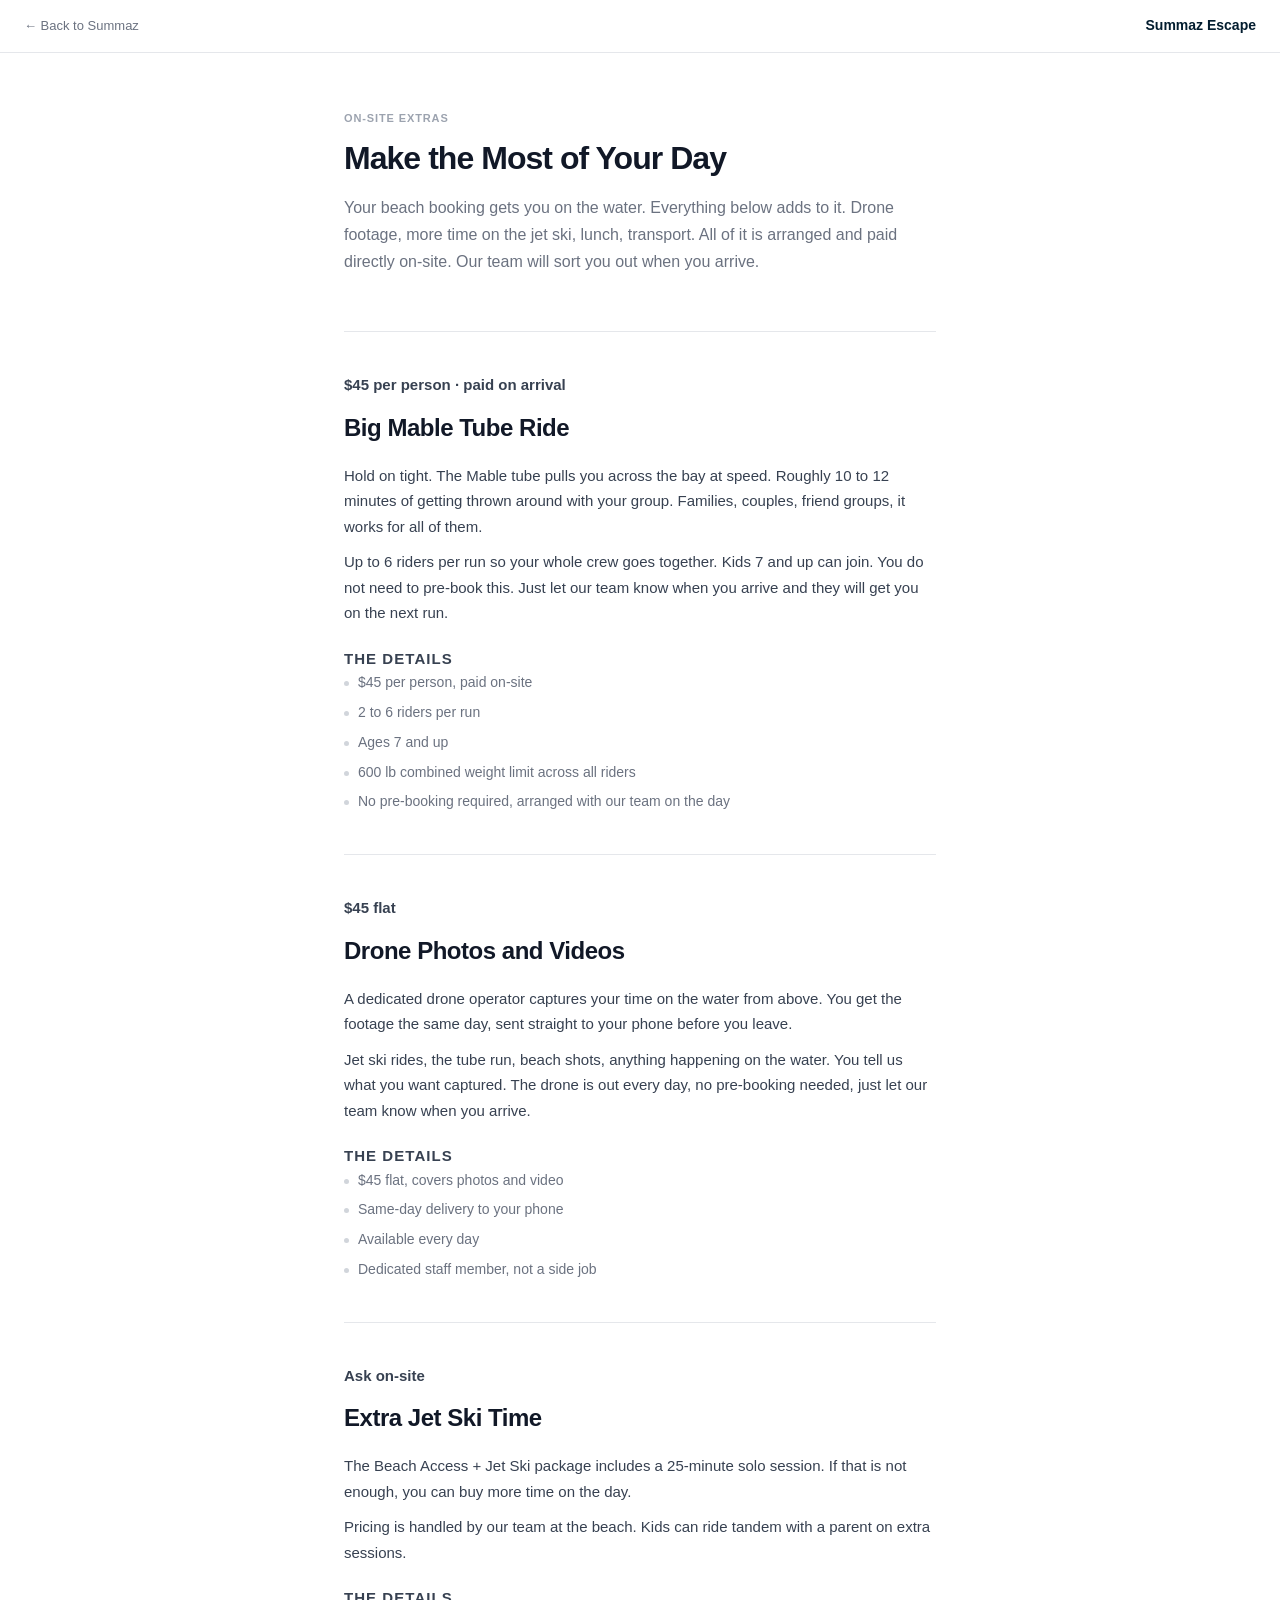
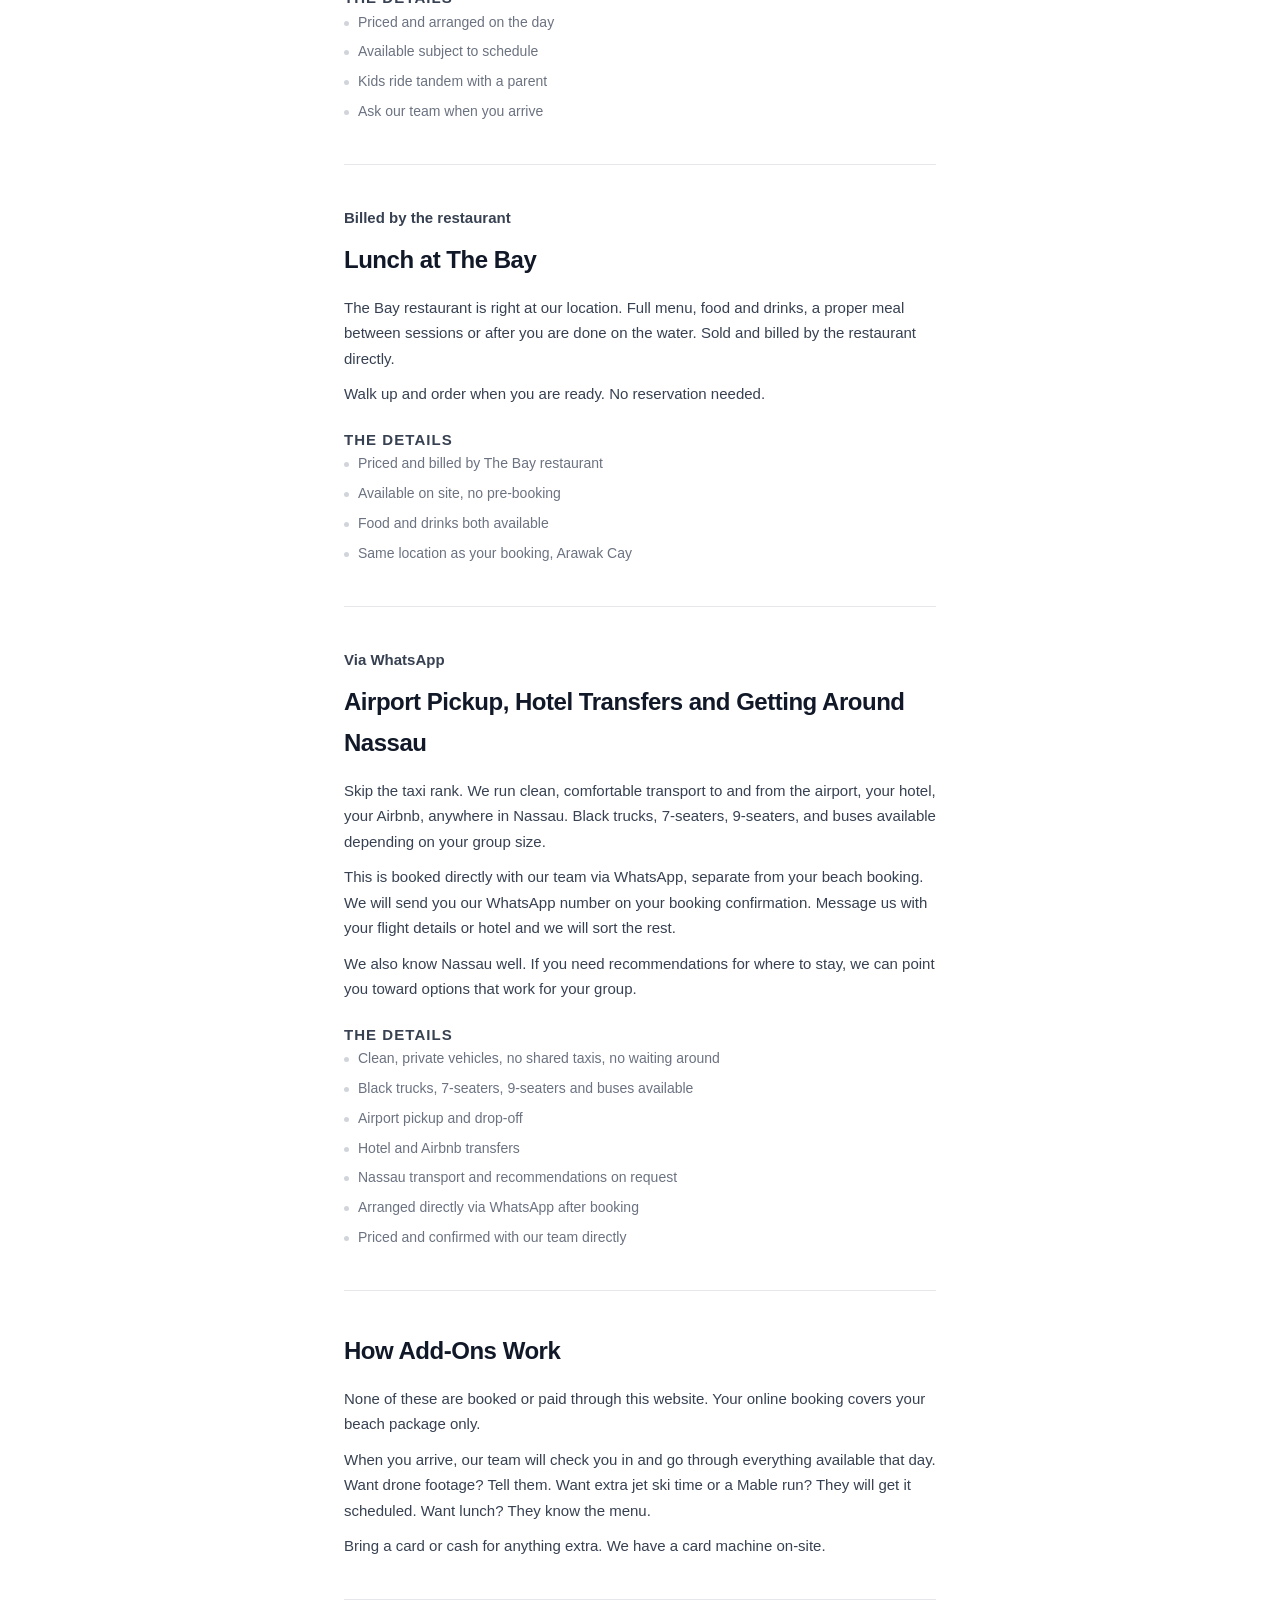
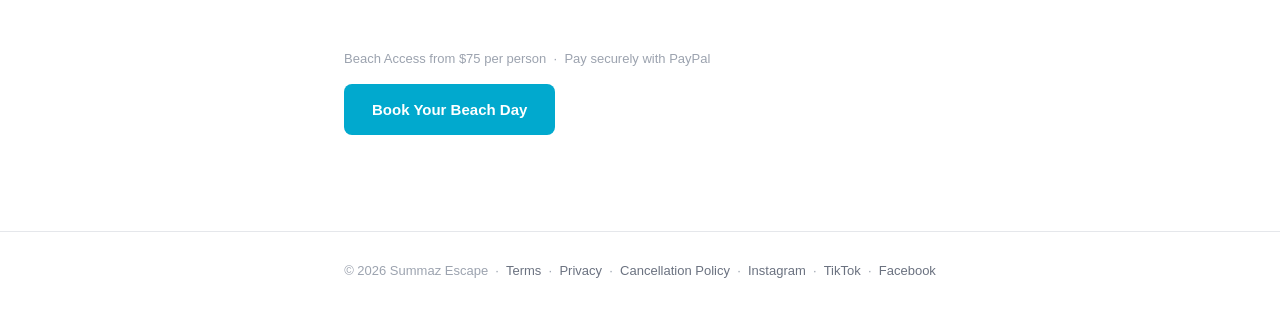
<file: addons.html>
<!DOCTYPE html>
<html lang="en">
<head>
  <meta charset="UTF-8">
  <meta name="viewport" content="width=device-width, initial-scale=1.0">
  <link rel="icon" href="https://res.cloudinary.com/dko76z0df/image/upload/v1782304824/summaz/logo.png">
  <link rel="apple-touch-icon" href="https://res.cloudinary.com/dko76z0df/image/upload/v1782304824/summaz/logo.png">
  <title>Add-Ons - Summaz Escape</title>
  <style>
    *, *::before, *::after { box-sizing: border-box; margin: 0; padding: 0; }
    body { font-family: -apple-system, BlinkMacSystemFont, 'Segoe UI', sans-serif; background: #fff; color: #111827; line-height: 1.7; font-size: 16px; }
    a { color: #01A9CE; text-decoration: none; }
    a:hover { text-decoration: underline; }

    .topbar {
      border-bottom: 1px solid #E5E7EB;
      padding: 14px 24px;
      display: flex;
      align-items: center;
      justify-content: space-between;
    }
    .topbar__back { font-size: 13px; color: #6B7280; }
    .topbar__back:hover { color: #111827; text-decoration: none; }
    .topbar__brand { font-size: 14px; font-weight: 700; color: #031D2F; }

    .page { max-width: 640px; margin: 0 auto; padding: 56px 24px 96px; }

    .page__label { font-size: 11px; font-weight: 700; letter-spacing: .08em; text-transform: uppercase; color: #9CA3AF; margin-bottom: 12px; }
    .page__title { font-size: 32px; font-weight: 800; color: #111827; letter-spacing: -.03em; line-height: 1.2; margin-bottom: 16px; }
    .page__intro { font-size: 16px; color: #6B7280; margin-bottom: 56px; }

    .addon { padding: 40px 0; border-top: 1px solid #E5E7EB; }
    .addon__price { font-size: 14px; font-weight: 600; color: #6B7280; margin-bottom: 6px; }
    .addon__title { font-size: 24px; font-weight: 800; color: #111827; letter-spacing: -.02em; margin-bottom: 14px; }
    .addon p { font-size: 15px; color: #374151; margin-bottom: 10px; }
    .addon p:last-of-type { margin-bottom: 0; }

    .details { margin-top: 20px; }
    .details__label { font-size: 11px; font-weight: 700; letter-spacing: .07em; text-transform: uppercase; color: #9CA3AF; margin-bottom: 10px; }
    .details ul { list-style: none; display: flex; flex-direction: column; gap: 6px; }
    .details ul li { font-size: 14px; color: #6B7280; padding-left: 14px; position: relative; }
    .details ul li::before { content: ''; position: absolute; left: 0; top: 10px; width: 5px; height: 5px; border-radius: 50%; background: #D1D5DB; }

    .how { padding: 40px 0; border-top: 1px solid #E5E7EB; }
    .how__title { font-size: 24px; font-weight: 800; color: #111827; letter-spacing: -.02em; margin-bottom: 14px; }
    .how p { font-size: 15px; color: #374151; margin-bottom: 10px; }
    .how p:last-child { margin-bottom: 0; }

    .cta { padding-top: 48px; border-top: 1px solid #E5E7EB; }
    .cta__sub { font-size: 13px; color: #9CA3AF; margin-bottom: 14px; }
    .btn { display: inline-block; background: #01A9CE; color: #fff; font-size: 15px; font-weight: 700; padding: 13px 28px; border-radius: 8px; text-decoration: none; }
    .btn:hover { background: #0190b0; text-decoration: none; }

    .footer { border-top: 1px solid #E5E7EB; padding: 28px 24px; text-align: center; font-size: 13px; color: #9CA3AF; }
    .footer a { color: #6B7280; }
  </style>
</head>
<body>

  <div class="topbar">
    <a href="/" class="topbar__back">← Back to Summaz</a>
    <span class="topbar__brand">Summaz Escape</span>
  </div>

  <div class="page">
    <p class="page__label">On-site extras</p>
    <h1 class="page__title">Make the Most of Your Day</h1>
    <p class="page__intro">Your beach booking gets you on the water. Everything below adds to it. Drone footage, more time on the jet ski, lunch, transport. All of it is arranged and paid directly on-site. Our team will sort you out when you arrive.</p>

    <div class="addon">
      <p class="addon__price">$45 per person · paid on arrival</p>
      <h2 class="addon__title">Big Mable Tube Ride</h2>
      <p>Hold on tight. The Mable tube pulls you across the bay at speed. Roughly 10 to 12 minutes of getting thrown around with your group. Families, couples, friend groups, it works for all of them.</p>
      <p>Up to 6 riders per run so your whole crew goes together. Kids 7 and up can join. You do not need to pre-book this. Just let our team know when you arrive and they will get you on the next run.</p>
      <div class="details">
        <p class="details__label">The details</p>
        <ul>
          <li>$45 per person, paid on-site</li>
          <li>2 to 6 riders per run</li>
          <li>Ages 7 and up</li>
          <li>600 lb combined weight limit across all riders</li>
          <li>No pre-booking required, arranged with our team on the day</li>
        </ul>
      </div>
    </div>

    <div class="addon">
      <p class="addon__price">$45 flat</p>
      <h2 class="addon__title">Drone Photos and Videos</h2>
      <p>A dedicated drone operator captures your time on the water from above. You get the footage the same day, sent straight to your phone before you leave.</p>
      <p>Jet ski rides, the tube run, beach shots, anything happening on the water. You tell us what you want captured. The drone is out every day, no pre-booking needed, just let our team know when you arrive.</p>
      <div class="details">
        <p class="details__label">The details</p>
        <ul>
          <li>$45 flat, covers photos and video</li>
          <li>Same-day delivery to your phone</li>
          <li>Available every day</li>
          <li>Dedicated staff member, not a side job</li>
        </ul>
      </div>
    </div>

    <div class="addon">
      <p class="addon__price">Ask on-site</p>
      <h2 class="addon__title">Extra Jet Ski Time</h2>
      <p>The Beach Access + Jet Ski package includes a 25-minute solo session. If that is not enough, you can buy more time on the day.</p>
      <p>Pricing is handled by our team at the beach. Kids can ride tandem with a parent on extra sessions.</p>
      <div class="details">
        <p class="details__label">The details</p>
        <ul>
          <li>Priced and arranged on the day</li>
          <li>Available subject to schedule</li>
          <li>Kids ride tandem with a parent</li>
          <li>Ask our team when you arrive</li>
        </ul>
      </div>
    </div>

    <div class="addon">
      <p class="addon__price">Billed by the restaurant</p>
      <h2 class="addon__title">Lunch at The Bay</h2>
      <p>The Bay restaurant is right at our location. Full menu, food and drinks, a proper meal between sessions or after you are done on the water. Sold and billed by the restaurant directly.</p>
      <p>Walk up and order when you are ready. No reservation needed.</p>
      <div class="details">
        <p class="details__label">The details</p>
        <ul>
          <li>Priced and billed by The Bay restaurant</li>
          <li>Available on site, no pre-booking</li>
          <li>Food and drinks both available</li>
          <li>Same location as your booking, Arawak Cay</li>
        </ul>
      </div>
    </div>

    <div class="addon">
      <p class="addon__price">Via WhatsApp</p>
      <h2 class="addon__title">Airport Pickup, Hotel Transfers and Getting Around Nassau</h2>
      <p>Skip the taxi rank. We run clean, comfortable transport to and from the airport, your hotel, your Airbnb, anywhere in Nassau. Black trucks, 7-seaters, 9-seaters, and buses available depending on your group size.</p>
      <p>This is booked directly with our team via WhatsApp, separate from your beach booking. We will send you our WhatsApp number on your booking confirmation. Message us with your flight details or hotel and we will sort the rest.</p>
      <p>We also know Nassau well. If you need recommendations for where to stay, we can point you toward options that work for your group.</p>
      <div class="details">
        <p class="details__label">The details</p>
        <ul>
          <li>Clean, private vehicles, no shared taxis, no waiting around</li>
          <li>Black trucks, 7-seaters, 9-seaters and buses available</li>
          <li>Airport pickup and drop-off</li>
          <li>Hotel and Airbnb transfers</li>
          <li>Nassau transport and recommendations on request</li>
          <li>Arranged directly via WhatsApp after booking</li>
          <li>Priced and confirmed with our team directly</li>
        </ul>
      </div>
    </div>

    <div class="how">
      <h2 class="how__title">How Add-Ons Work</h2>
      <p>None of these are booked or paid through this website. Your online booking covers your beach package only.</p>
      <p>When you arrive, our team will check you in and go through everything available that day. Want drone footage? Tell them. Want extra jet ski time or a Mable run? They will get it scheduled. Want lunch? They know the menu.</p>
      <p>Bring a card or cash for anything extra. We have a card machine on-site.</p>
    </div>

    <div class="cta">
      <p class="cta__sub">Beach Access from $75 per person &nbsp;&middot;&nbsp; Pay securely with PayPal</p>
      <a href="/" class="btn">Book Your Beach Day</a>
    </div>
  </div>

  <div class="footer">
    &copy; 2026 Summaz Escape &nbsp;&middot;&nbsp;
    <a href="terms-and-conditions.html">Terms</a> &nbsp;&middot;&nbsp;
    <a href="privacy-policy.html">Privacy</a> &nbsp;&middot;&nbsp;
    <a href="refunds-and-cancellation.html">Cancellation Policy</a> &nbsp;&middot;&nbsp;
    <a href="https://www.instagram.com/summaz_escape/" target="_blank" rel="noopener">Instagram</a> &nbsp;&middot;&nbsp;
    <a href="https://www.tiktok.com/@10summaz5" target="_blank" rel="noopener">TikTok</a> &nbsp;&middot;&nbsp;
    <a href="https://www.facebook.com/share/1Dr89qNhrU/" target="_blank" rel="noopener">Facebook</a>
  </div>

</body>
</html>
</file>
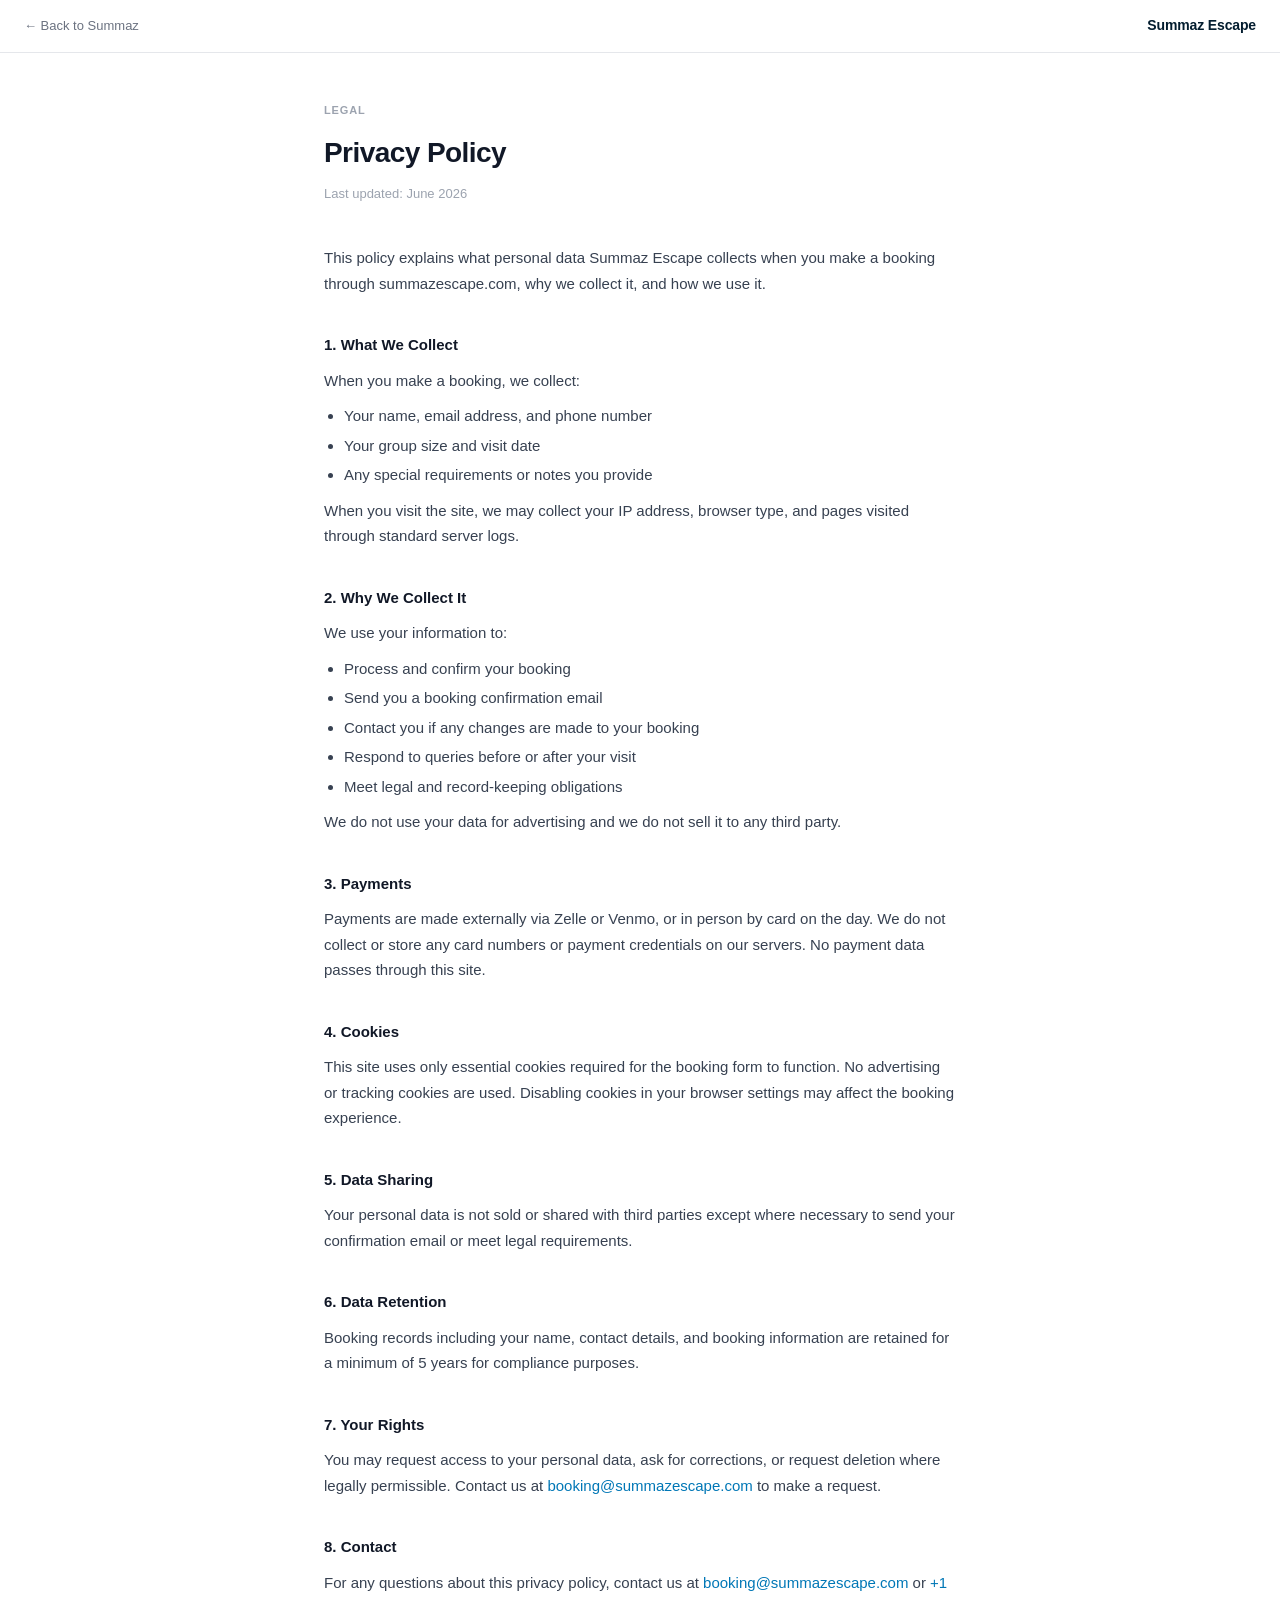
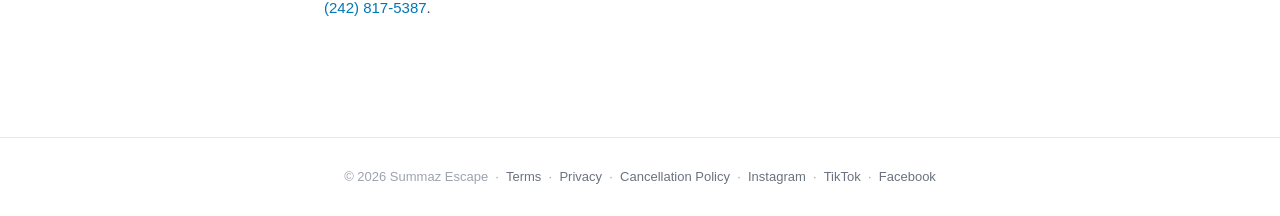
<file: privacy-policy.html>
<!DOCTYPE html>
<html lang="en">
<head>
  <meta charset="UTF-8">
  <meta name="viewport" content="width=device-width, initial-scale=1.0">
  <link rel="icon" href="https://res.cloudinary.com/dko76z0df/image/upload/v1782304824/summaz/logo.png">
  <link rel="apple-touch-icon" href="https://res.cloudinary.com/dko76z0df/image/upload/v1782304824/summaz/logo.png">
  <title>Privacy Policy — Summaz Escape</title>
  <style>
    *, *::before, *::after { box-sizing: border-box; margin: 0; padding: 0; }
    body { font-family: -apple-system, BlinkMacSystemFont, 'Segoe UI', sans-serif; background: #fff; color: #374151; line-height: 1.7; font-size: 15px; }
    a { color: #0077B6; text-decoration: none; }
    a:hover { text-decoration: underline; }

    .topbar {
      border-bottom: 1px solid #E5E7EB;
      padding: 14px 24px;
      display: flex;
      align-items: center;
      justify-content: space-between;
      gap: 16px;
    }
    .topbar__back { font-size: 13px; color: #6B7280; }
    .topbar__back:hover { color: #111827; text-decoration: none; }
    .topbar__brand { font-size: 14px; font-weight: 700; color: #031D2F; letter-spacing: -.01em; }

    .page { max-width: 680px; margin: 0 auto; padding: 48px 24px 80px; }
    .page__label { font-size: 11px; font-weight: 700; letter-spacing: .08em; text-transform: uppercase; color: #9CA3AF; margin-bottom: 10px; }
    .page__title { font-size: 28px; font-weight: 800; color: #111827; letter-spacing: -.02em; margin-bottom: 6px; }
    .page__updated { font-size: 13px; color: #9CA3AF; margin-bottom: 40px; }

    .section { margin-bottom: 36px; }
    .section h2 { font-size: 15px; font-weight: 700; color: #111827; margin-bottom: 10px; }
    .section p { margin-bottom: 10px; color: #374151; }
    .section p:last-child { margin-bottom: 0; }
    .section ul { padding-left: 20px; margin-bottom: 10px; }
    .section ul li { margin-bottom: 4px; }

    .footer { border-top: 1px solid #E5E7EB; padding: 28px 24px; text-align: center; font-size: 13px; color: #9CA3AF; }
    .footer a { color: #6B7280; }
  </style>
</head>
<body>

  <div class="topbar">
    <a href="/" class="topbar__back">← Back to Summaz</a>
    <span class="topbar__brand">Summaz Escape</span>
  </div>

  <div class="page">
    <p class="page__label">Legal</p>
    <h1 class="page__title">Privacy Policy</h1>
    <p class="page__updated">Last updated: June 2026</p>

    <div class="section">
      <p>This policy explains what personal data Summaz Escape collects when you make a booking through summazescape.com, why we collect it, and how we use it.</p>
    </div>

    <div class="section">
      <h2>1. What We Collect</h2>
      <p>When you make a booking, we collect:</p>
      <ul>
        <li>Your name, email address, and phone number</li>
        <li>Your group size and visit date</li>
        <li>Any special requirements or notes you provide</li>
      </ul>
      <p>When you visit the site, we may collect your IP address, browser type, and pages visited through standard server logs.</p>
    </div>

    <div class="section">
      <h2>2. Why We Collect It</h2>
      <p>We use your information to:</p>
      <ul>
        <li>Process and confirm your booking</li>
        <li>Send you a booking confirmation email</li>
        <li>Contact you if any changes are made to your booking</li>
        <li>Respond to queries before or after your visit</li>
        <li>Meet legal and record-keeping obligations</li>
      </ul>
      <p>We do not use your data for advertising and we do not sell it to any third party.</p>
    </div>

    <div class="section">
      <h2>3. Payments</h2>
      <p>Payments are made externally via Zelle or Venmo, or in person by card on the day. We do not collect or store any card numbers or payment credentials on our servers. No payment data passes through this site.</p>
    </div>

    <div class="section">
      <h2>4. Cookies</h2>
      <p>This site uses only essential cookies required for the booking form to function. No advertising or tracking cookies are used. Disabling cookies in your browser settings may affect the booking experience.</p>
    </div>

    <div class="section">
      <h2>5. Data Sharing</h2>
      <p>Your personal data is not sold or shared with third parties except where necessary to send your confirmation email or meet legal requirements.</p>
    </div>

    <div class="section">
      <h2>6. Data Retention</h2>
      <p>Booking records including your name, contact details, and booking information are retained for a minimum of 5 years for compliance purposes.</p>
    </div>

    <div class="section">
      <h2>7. Your Rights</h2>
      <p>You may request access to your personal data, ask for corrections, or request deletion where legally permissible. Contact us at <a href="mailto:booking@summazescape.com">booking@summazescape.com</a> to make a request.</p>
    </div>

    <div class="section">
      <h2>8. Contact</h2>
      <p>For any questions about this privacy policy, contact us at <a href="mailto:booking@summazescape.com">booking@summazescape.com</a> or <a href="tel:+12428175387">+1 (242) 817-5387</a>.</p>
    </div>
  </div>

  <div class="footer">
    &copy; 2026 Summaz Escape &nbsp;&middot;&nbsp;
    <a href="terms-and-conditions.html">Terms</a> &nbsp;&middot;&nbsp;
    <a href="privacy-policy.html">Privacy</a> &nbsp;&middot;&nbsp;
    <a href="refunds-and-cancellation.html">Cancellation Policy</a> &nbsp;&middot;&nbsp;
    <a href="https://www.instagram.com/summaz_escape/" target="_blank" rel="noopener">Instagram</a> &nbsp;&middot;&nbsp;
    <a href="https://www.tiktok.com/@10summaz5" target="_blank" rel="noopener">TikTok</a> &nbsp;&middot;&nbsp;
    <a href="https://www.facebook.com/share/1Dr89qNhrU/" target="_blank" rel="noopener">Facebook</a>
  </div>

</body>
</html>
</file>
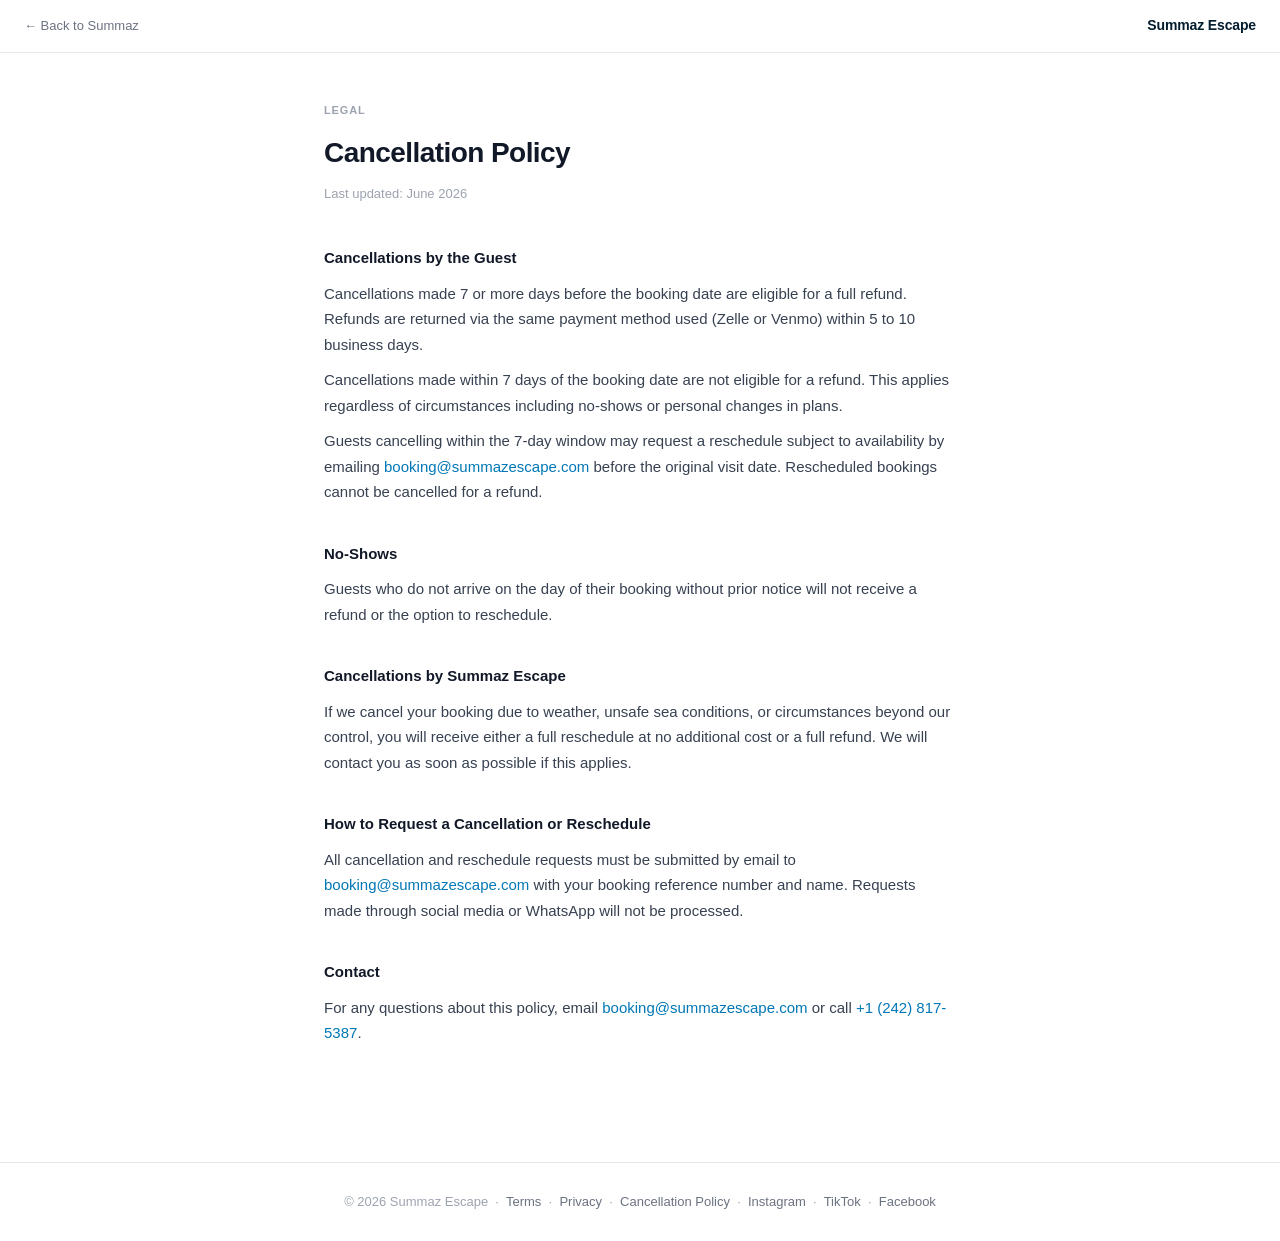
<file: refunds-and-cancellation.html>
<!DOCTYPE html>
<html lang="en">
<head>
  <meta charset="UTF-8">
  <meta name="viewport" content="width=device-width, initial-scale=1.0">
  <link rel="icon" href="https://res.cloudinary.com/dko76z0df/image/upload/v1782304824/summaz/logo.png">
  <link rel="apple-touch-icon" href="https://res.cloudinary.com/dko76z0df/image/upload/v1782304824/summaz/logo.png">
  <title>Cancellation Policy — Summaz Escape</title>
  <style>
    *, *::before, *::after { box-sizing: border-box; margin: 0; padding: 0; }
    body { font-family: -apple-system, BlinkMacSystemFont, 'Segoe UI', sans-serif; background: #fff; color: #374151; line-height: 1.7; font-size: 15px; }
    a { color: #0077B6; text-decoration: none; }
    a:hover { text-decoration: underline; }

    .topbar {
      border-bottom: 1px solid #E5E7EB;
      padding: 14px 24px;
      display: flex;
      align-items: center;
      justify-content: space-between;
      gap: 16px;
    }
    .topbar__back { font-size: 13px; color: #6B7280; }
    .topbar__back:hover { color: #111827; text-decoration: none; }
    .topbar__brand { font-size: 14px; font-weight: 700; color: #031D2F; letter-spacing: -.01em; }

    .page { max-width: 680px; margin: 0 auto; padding: 48px 24px 80px; }
    .page__label { font-size: 11px; font-weight: 700; letter-spacing: .08em; text-transform: uppercase; color: #9CA3AF; margin-bottom: 10px; }
    .page__title { font-size: 28px; font-weight: 800; color: #111827; letter-spacing: -.02em; margin-bottom: 6px; }
    .page__updated { font-size: 13px; color: #9CA3AF; margin-bottom: 40px; }

    .section { margin-bottom: 36px; }
    .section h2 { font-size: 15px; font-weight: 700; color: #111827; margin-bottom: 10px; }
    .section p { margin-bottom: 10px; color: #374151; }
    .section p:last-child { margin-bottom: 0; }

    .footer { border-top: 1px solid #E5E7EB; padding: 28px 24px; text-align: center; font-size: 13px; color: #9CA3AF; }
    .footer a { color: #6B7280; }
  </style>
</head>
<body>

  <div class="topbar">
    <a href="/" class="topbar__back">← Back to Summaz</a>
    <span class="topbar__brand">Summaz Escape</span>
  </div>

  <div class="page">
    <p class="page__label">Legal</p>
    <h1 class="page__title">Cancellation Policy</h1>
    <p class="page__updated">Last updated: June 2026</p>

    <div class="section">
      <h2>Cancellations by the Guest</h2>
      <p>Cancellations made 7 or more days before the booking date are eligible for a full refund. Refunds are returned via the same payment method used (Zelle or Venmo) within 5 to 10 business days.</p>
      <p>Cancellations made within 7 days of the booking date are not eligible for a refund. This applies regardless of circumstances including no-shows or personal changes in plans.</p>
      <p>Guests cancelling within the 7-day window may request a reschedule subject to availability by emailing <a href="mailto:booking@summazescape.com">booking@summazescape.com</a> before the original visit date. Rescheduled bookings cannot be cancelled for a refund.</p>
    </div>

    <div class="section">
      <h2>No-Shows</h2>
      <p>Guests who do not arrive on the day of their booking without prior notice will not receive a refund or the option to reschedule.</p>
    </div>

    <div class="section">
      <h2>Cancellations by Summaz Escape</h2>
      <p>If we cancel your booking due to weather, unsafe sea conditions, or circumstances beyond our control, you will receive either a full reschedule at no additional cost or a full refund. We will contact you as soon as possible if this applies.</p>
    </div>

    <div class="section">
      <h2>How to Request a Cancellation or Reschedule</h2>
      <p>All cancellation and reschedule requests must be submitted by email to <a href="mailto:booking@summazescape.com">booking@summazescape.com</a> with your booking reference number and name. Requests made through social media or WhatsApp will not be processed.</p>
    </div>

    <div class="section">
      <h2>Contact</h2>
      <p>For any questions about this policy, email <a href="mailto:booking@summazescape.com">booking@summazescape.com</a> or call <a href="tel:+12428175387">+1 (242) 817-5387</a>.</p>
    </div>
  </div>

  <div class="footer">
    &copy; 2026 Summaz Escape &nbsp;&middot;&nbsp;
    <a href="terms-and-conditions.html">Terms</a> &nbsp;&middot;&nbsp;
    <a href="privacy-policy.html">Privacy</a> &nbsp;&middot;&nbsp;
    <a href="refunds-and-cancellation.html">Cancellation Policy</a> &nbsp;&middot;&nbsp;
    <a href="https://www.instagram.com/summaz_escape/" target="_blank" rel="noopener">Instagram</a> &nbsp;&middot;&nbsp;
    <a href="https://www.tiktok.com/@10summaz5" target="_blank" rel="noopener">TikTok</a> &nbsp;&middot;&nbsp;
    <a href="https://www.facebook.com/share/1Dr89qNhrU/" target="_blank" rel="noopener">Facebook</a>
  </div>

</body>
</html>
</file>
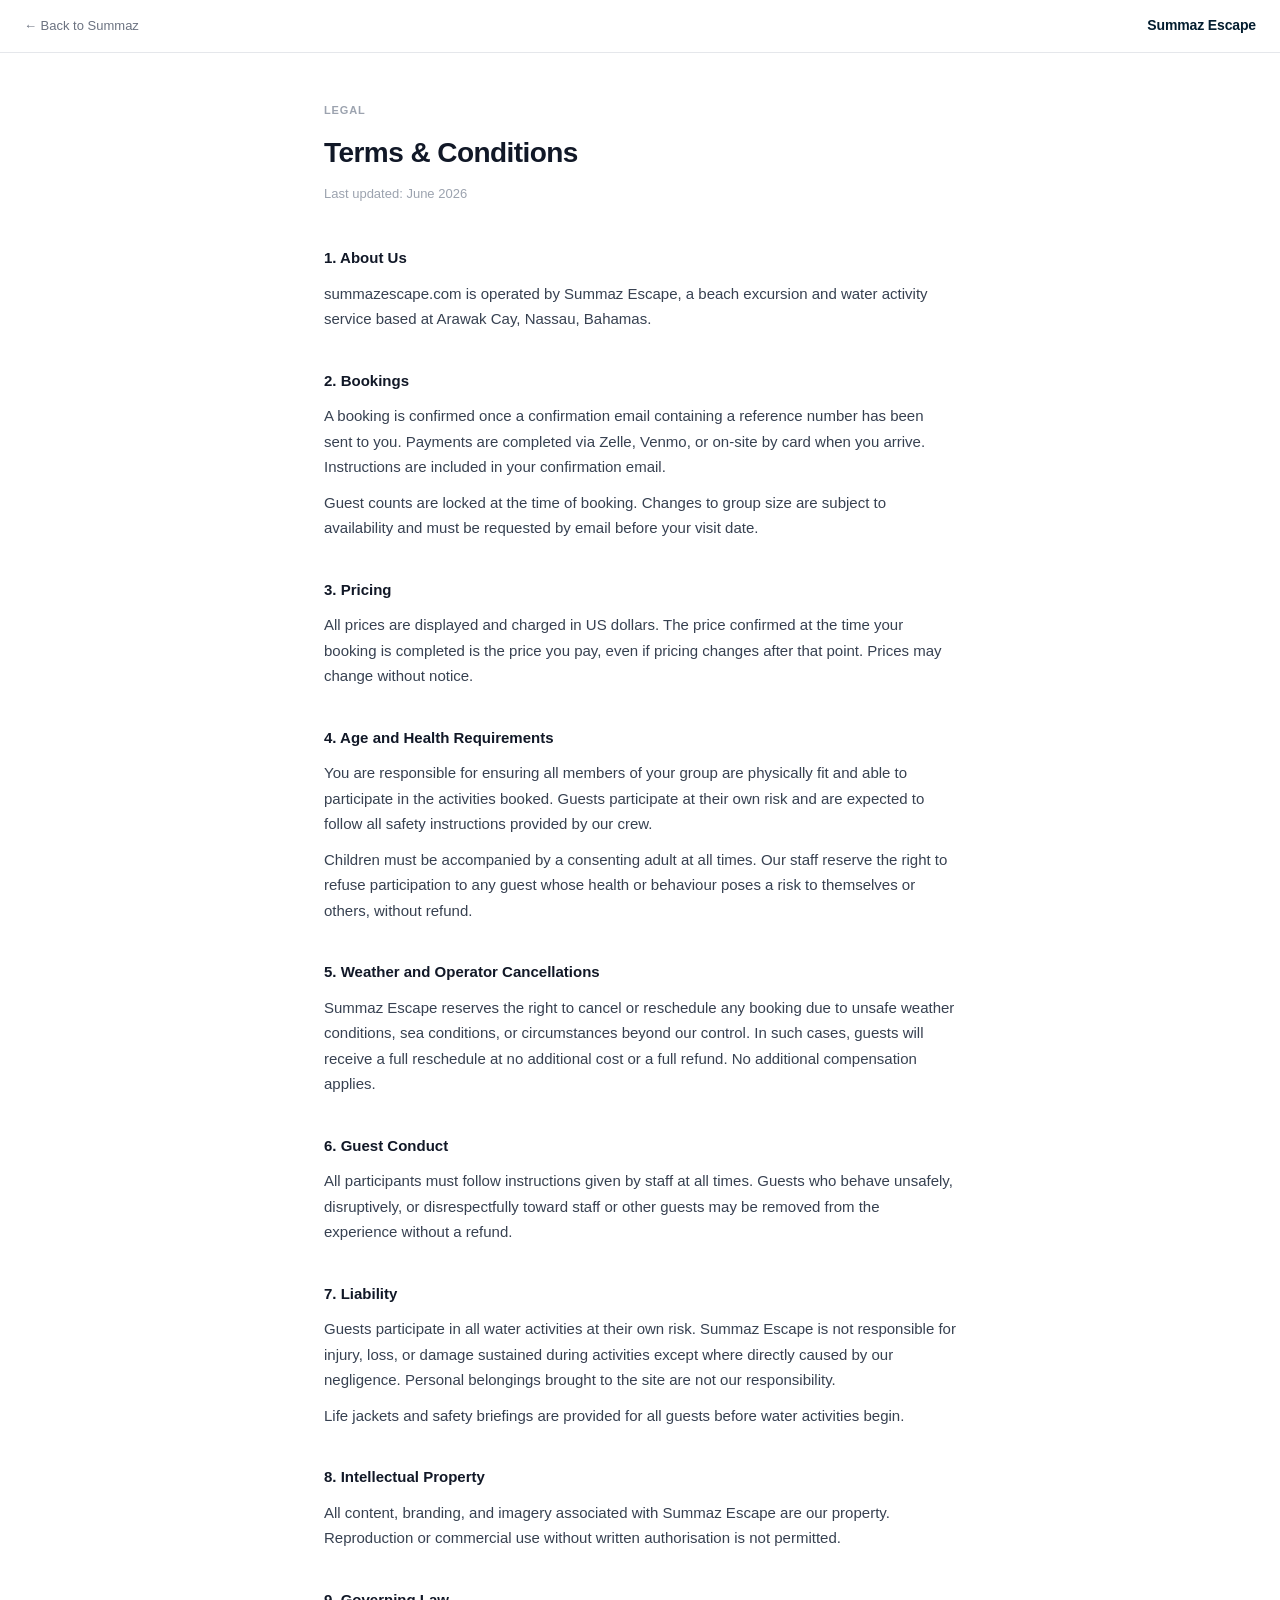
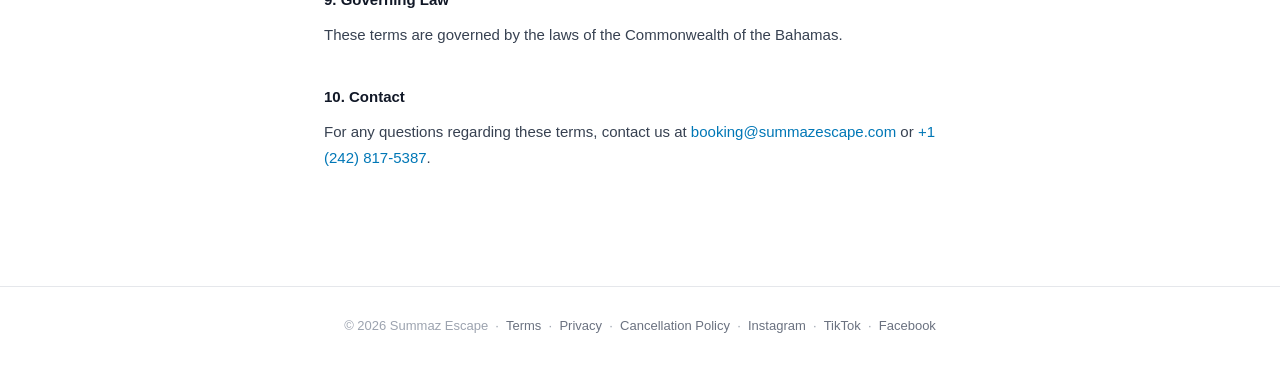
<file: terms-and-conditions.html>
<!DOCTYPE html>
<html lang="en">
<head>
  <meta charset="UTF-8">
  <meta name="viewport" content="width=device-width, initial-scale=1.0">
  <link rel="icon" href="https://res.cloudinary.com/dko76z0df/image/upload/v1782304824/summaz/logo.png">
  <link rel="apple-touch-icon" href="https://res.cloudinary.com/dko76z0df/image/upload/v1782304824/summaz/logo.png">
  <title>Terms &amp; Conditions — Summaz Escape</title>
  <style>
    *, *::before, *::after { box-sizing: border-box; margin: 0; padding: 0; }
    body { font-family: -apple-system, BlinkMacSystemFont, 'Segoe UI', sans-serif; background: #fff; color: #374151; line-height: 1.7; font-size: 15px; }
    a { color: #0077B6; text-decoration: none; }
    a:hover { text-decoration: underline; }

    .topbar {
      border-bottom: 1px solid #E5E7EB;
      padding: 14px 24px;
      display: flex;
      align-items: center;
      justify-content: space-between;
      gap: 16px;
    }
    .topbar__back { font-size: 13px; color: #6B7280; }
    .topbar__back:hover { color: #111827; text-decoration: none; }
    .topbar__brand { font-size: 14px; font-weight: 700; color: #031D2F; letter-spacing: -.01em; }

    .page { max-width: 680px; margin: 0 auto; padding: 48px 24px 80px; }
    .page__label { font-size: 11px; font-weight: 700; letter-spacing: .08em; text-transform: uppercase; color: #9CA3AF; margin-bottom: 10px; }
    .page__title { font-size: 28px; font-weight: 800; color: #111827; letter-spacing: -.02em; margin-bottom: 6px; }
    .page__updated { font-size: 13px; color: #9CA3AF; margin-bottom: 40px; }

    .section { margin-bottom: 36px; }
    .section h2 { font-size: 15px; font-weight: 700; color: #111827; margin-bottom: 10px; }
    .section p { margin-bottom: 10px; color: #374151; }
    .section p:last-child { margin-bottom: 0; }

    .footer { border-top: 1px solid #E5E7EB; padding: 28px 24px; text-align: center; font-size: 13px; color: #9CA3AF; }
    .footer a { color: #6B7280; }
  </style>
</head>
<body>

  <div class="topbar">
    <a href="/" class="topbar__back">← Back to Summaz</a>
    <span class="topbar__brand">Summaz Escape</span>
  </div>

  <div class="page">
    <p class="page__label">Legal</p>
    <h1 class="page__title">Terms &amp; Conditions</h1>
    <p class="page__updated">Last updated: June 2026</p>

    <div class="section">
      <h2>1. About Us</h2>
      <p>summazescape.com is operated by Summaz Escape, a beach excursion and water activity service based at Arawak Cay, Nassau, Bahamas.</p>
    </div>

    <div class="section">
      <h2>2. Bookings</h2>
      <p>A booking is confirmed once a confirmation email containing a reference number has been sent to you. Payments are completed via Zelle, Venmo, or on-site by card when you arrive. Instructions are included in your confirmation email.</p>
      <p>Guest counts are locked at the time of booking. Changes to group size are subject to availability and must be requested by email before your visit date.</p>
    </div>

    <div class="section">
      <h2>3. Pricing</h2>
      <p>All prices are displayed and charged in US dollars. The price confirmed at the time your booking is completed is the price you pay, even if pricing changes after that point. Prices may change without notice.</p>
    </div>

    <div class="section">
      <h2>4. Age and Health Requirements</h2>
      <p>You are responsible for ensuring all members of your group are physically fit and able to participate in the activities booked. Guests participate at their own risk and are expected to follow all safety instructions provided by our crew.</p>
      <p>Children must be accompanied by a consenting adult at all times. Our staff reserve the right to refuse participation to any guest whose health or behaviour poses a risk to themselves or others, without refund.</p>
    </div>

    <div class="section">
      <h2>5. Weather and Operator Cancellations</h2>
      <p>Summaz Escape reserves the right to cancel or reschedule any booking due to unsafe weather conditions, sea conditions, or circumstances beyond our control. In such cases, guests will receive a full reschedule at no additional cost or a full refund. No additional compensation applies.</p>
    </div>

    <div class="section">
      <h2>6. Guest Conduct</h2>
      <p>All participants must follow instructions given by staff at all times. Guests who behave unsafely, disruptively, or disrespectfully toward staff or other guests may be removed from the experience without a refund.</p>
    </div>

    <div class="section">
      <h2>7. Liability</h2>
      <p>Guests participate in all water activities at their own risk. Summaz Escape is not responsible for injury, loss, or damage sustained during activities except where directly caused by our negligence. Personal belongings brought to the site are not our responsibility.</p>
      <p>Life jackets and safety briefings are provided for all guests before water activities begin.</p>
    </div>

    <div class="section">
      <h2>8. Intellectual Property</h2>
      <p>All content, branding, and imagery associated with Summaz Escape are our property. Reproduction or commercial use without written authorisation is not permitted.</p>
    </div>

    <div class="section">
      <h2>9. Governing Law</h2>
      <p>These terms are governed by the laws of the Commonwealth of the Bahamas.</p>
    </div>

    <div class="section">
      <h2>10. Contact</h2>
      <p>For any questions regarding these terms, contact us at <a href="mailto:booking@summazescape.com">booking@summazescape.com</a> or <a href="tel:+12428175387">+1 (242) 817-5387</a>.</p>
    </div>
  </div>

  <div class="footer">
    &copy; 2026 Summaz Escape &nbsp;&middot;&nbsp;
    <a href="terms-and-conditions.html">Terms</a> &nbsp;&middot;&nbsp;
    <a href="privacy-policy.html">Privacy</a> &nbsp;&middot;&nbsp;
    <a href="refunds-and-cancellation.html">Cancellation Policy</a> &nbsp;&middot;&nbsp;
    <a href="https://www.instagram.com/summaz_escape/" target="_blank" rel="noopener">Instagram</a> &nbsp;&middot;&nbsp;
    <a href="https://www.tiktok.com/@10summaz5" target="_blank" rel="noopener">TikTok</a> &nbsp;&middot;&nbsp;
    <a href="https://www.facebook.com/share/1Dr89qNhrU/" target="_blank" rel="noopener">Facebook</a>
  </div>

</body>
</html>
</file>
